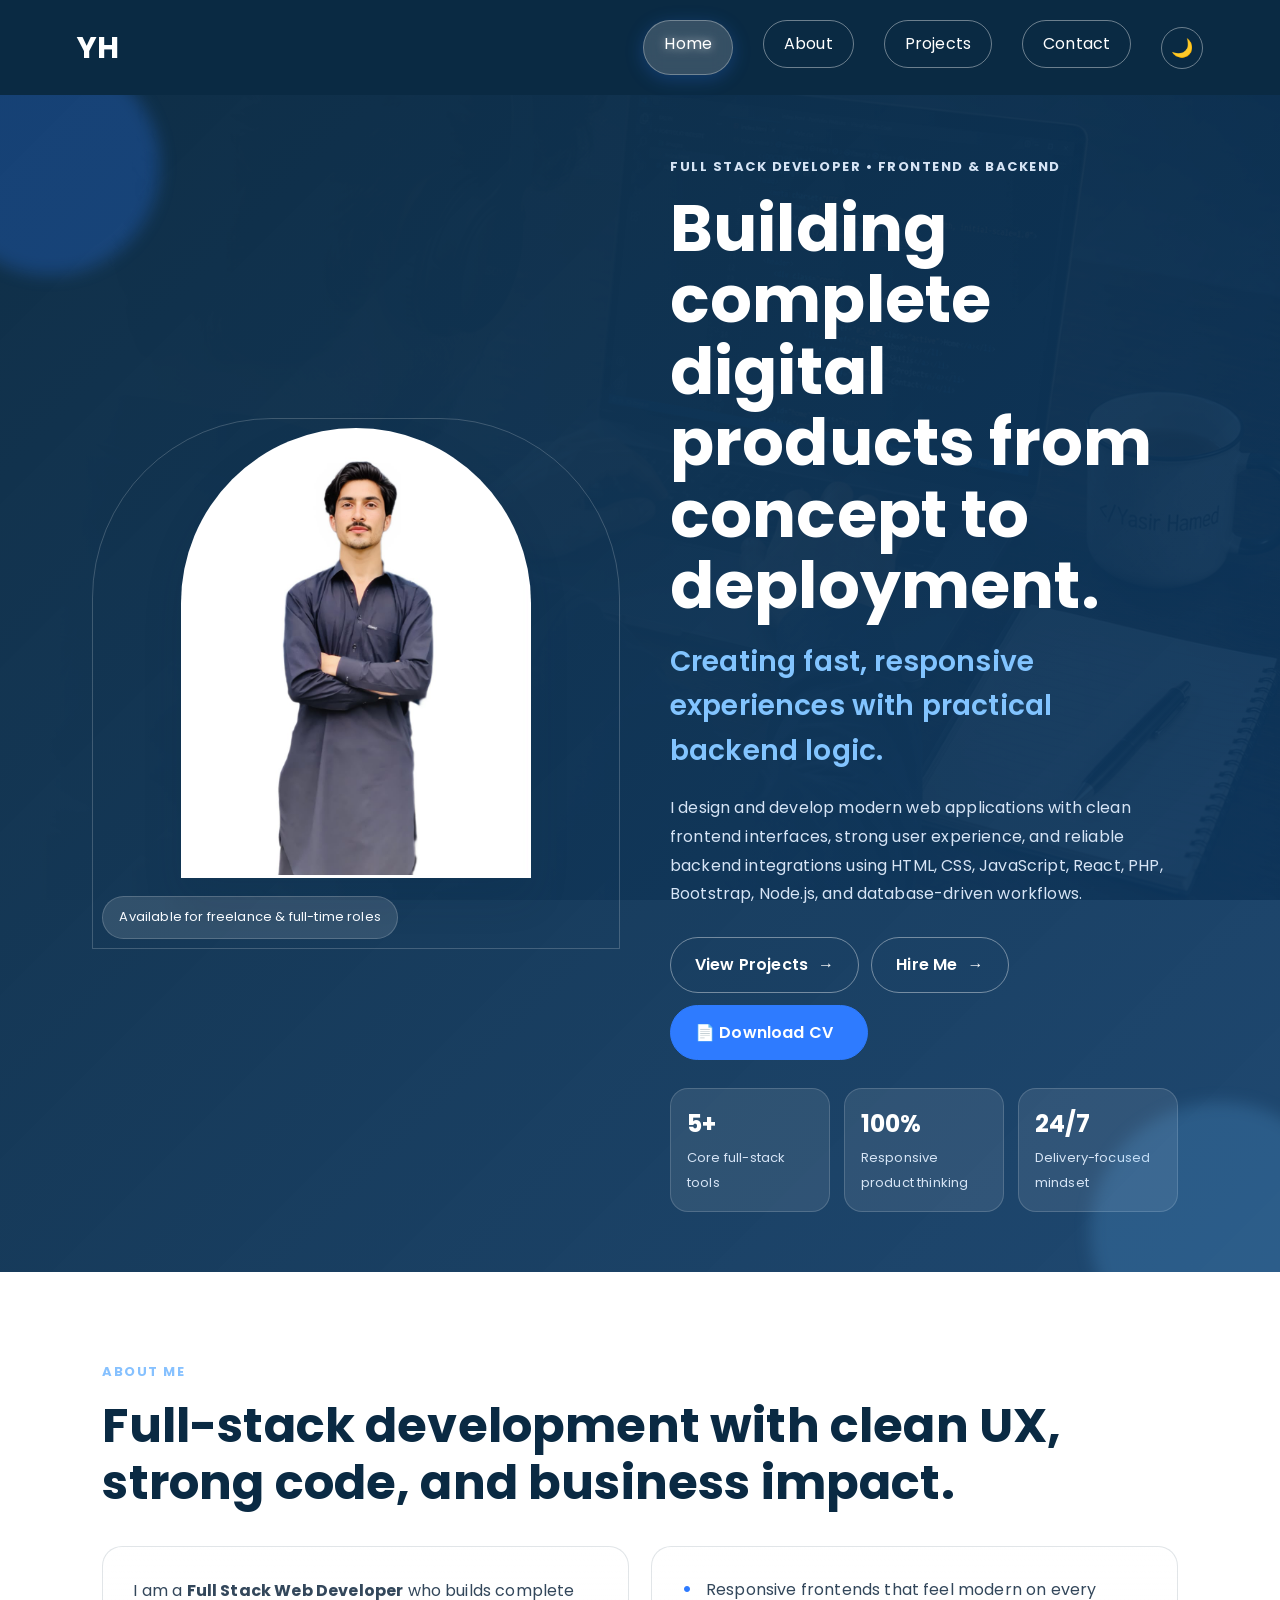
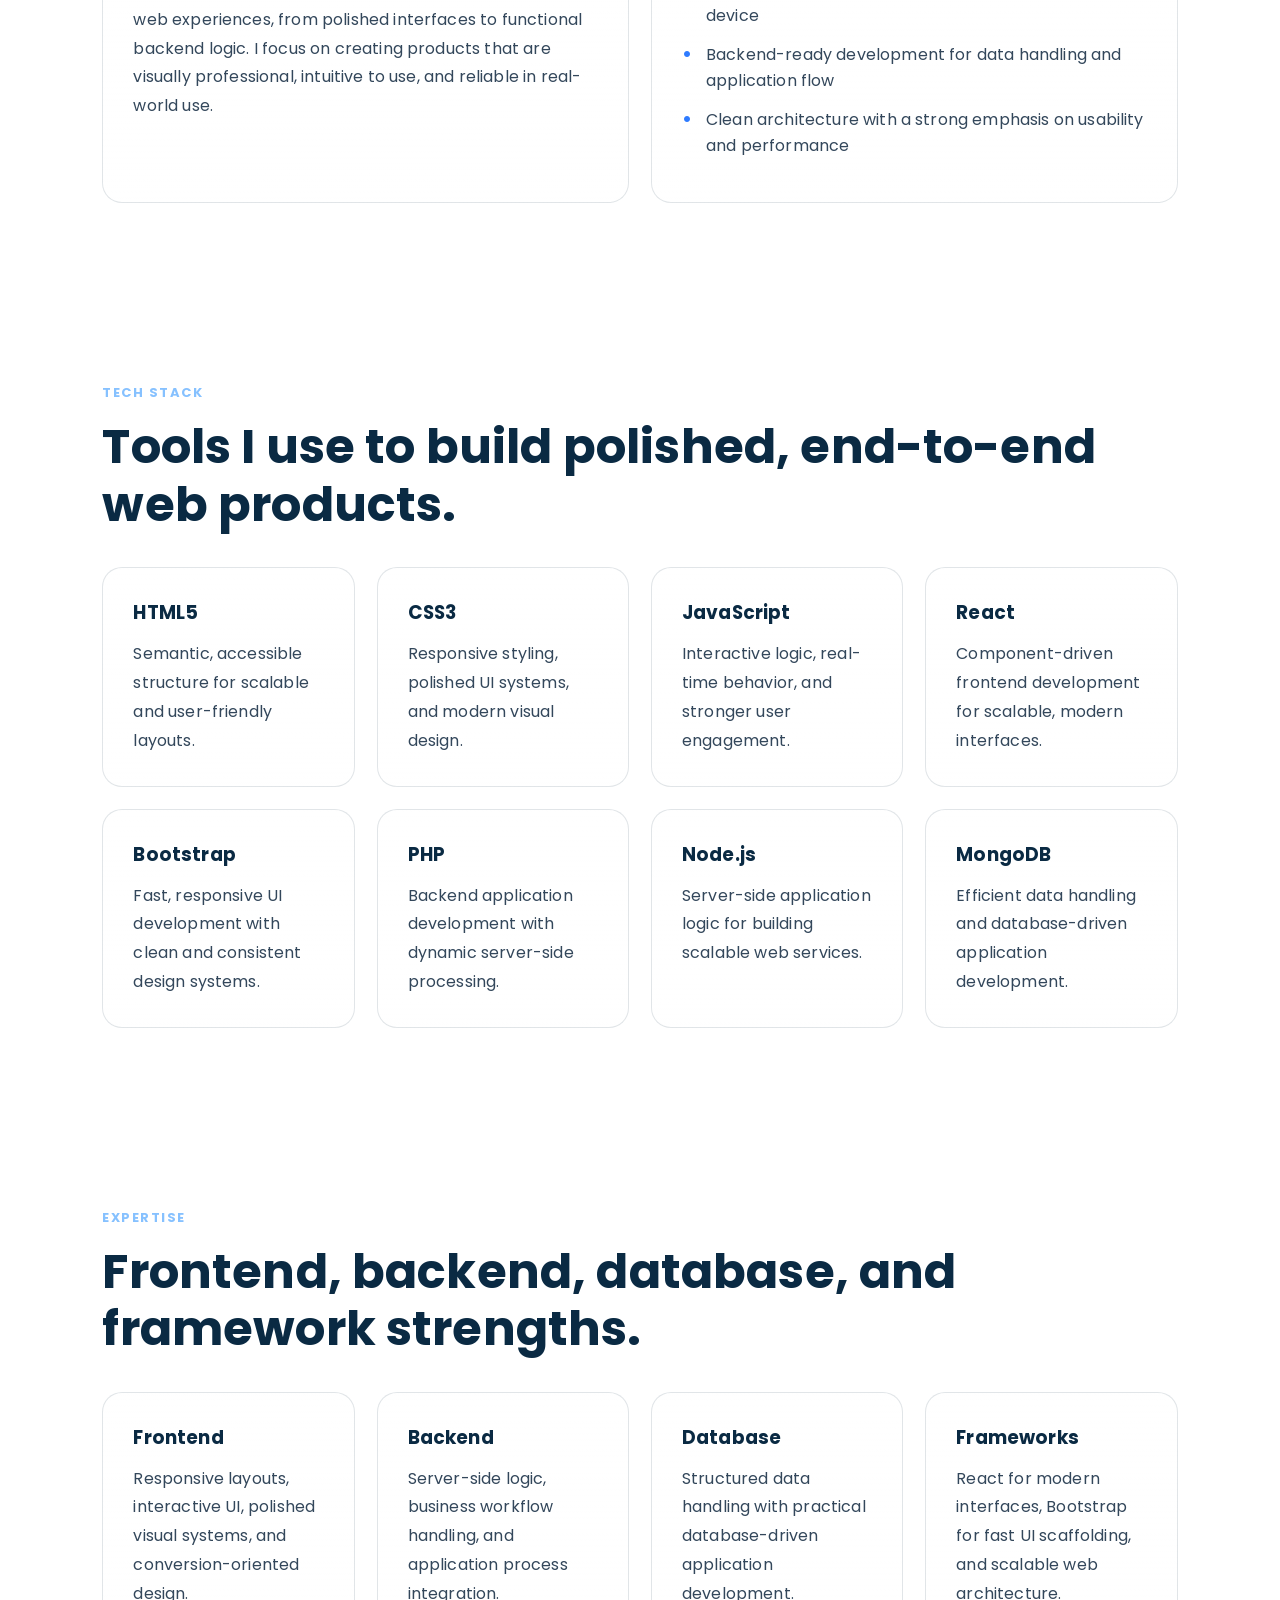
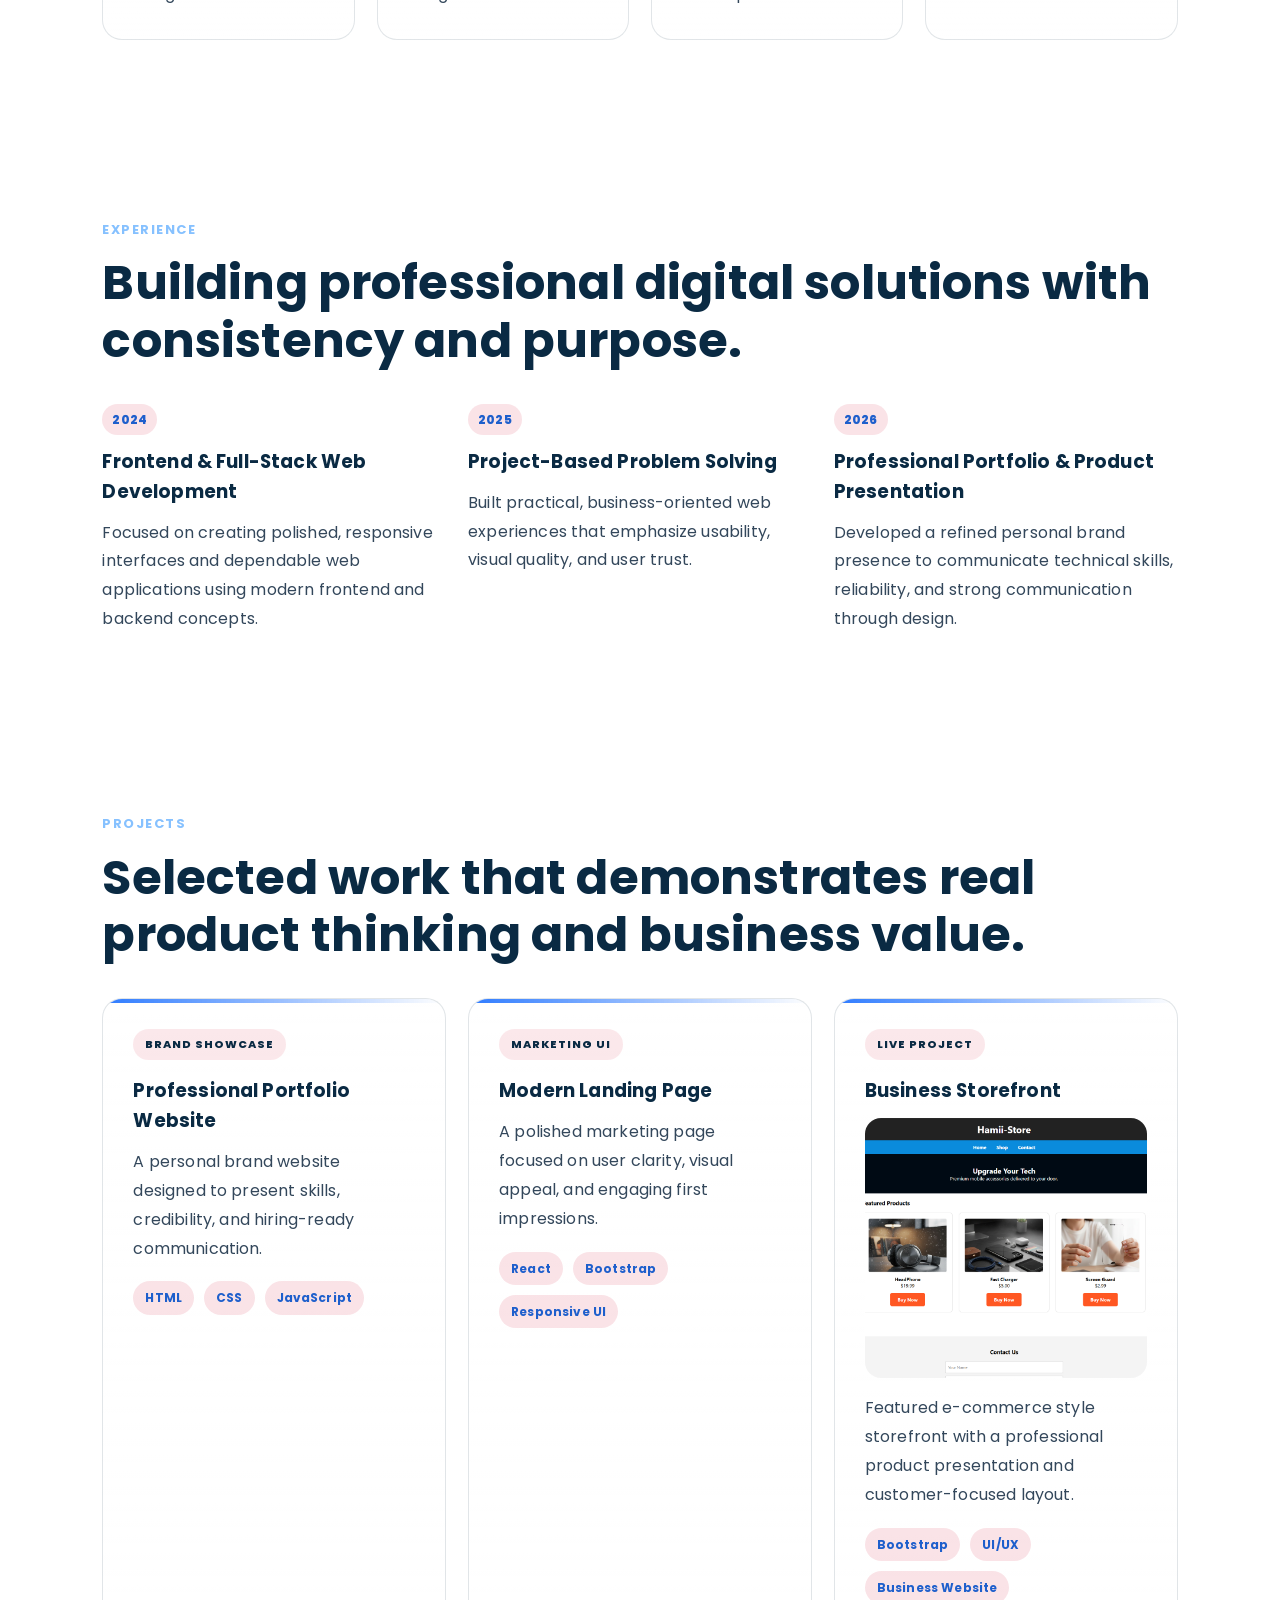
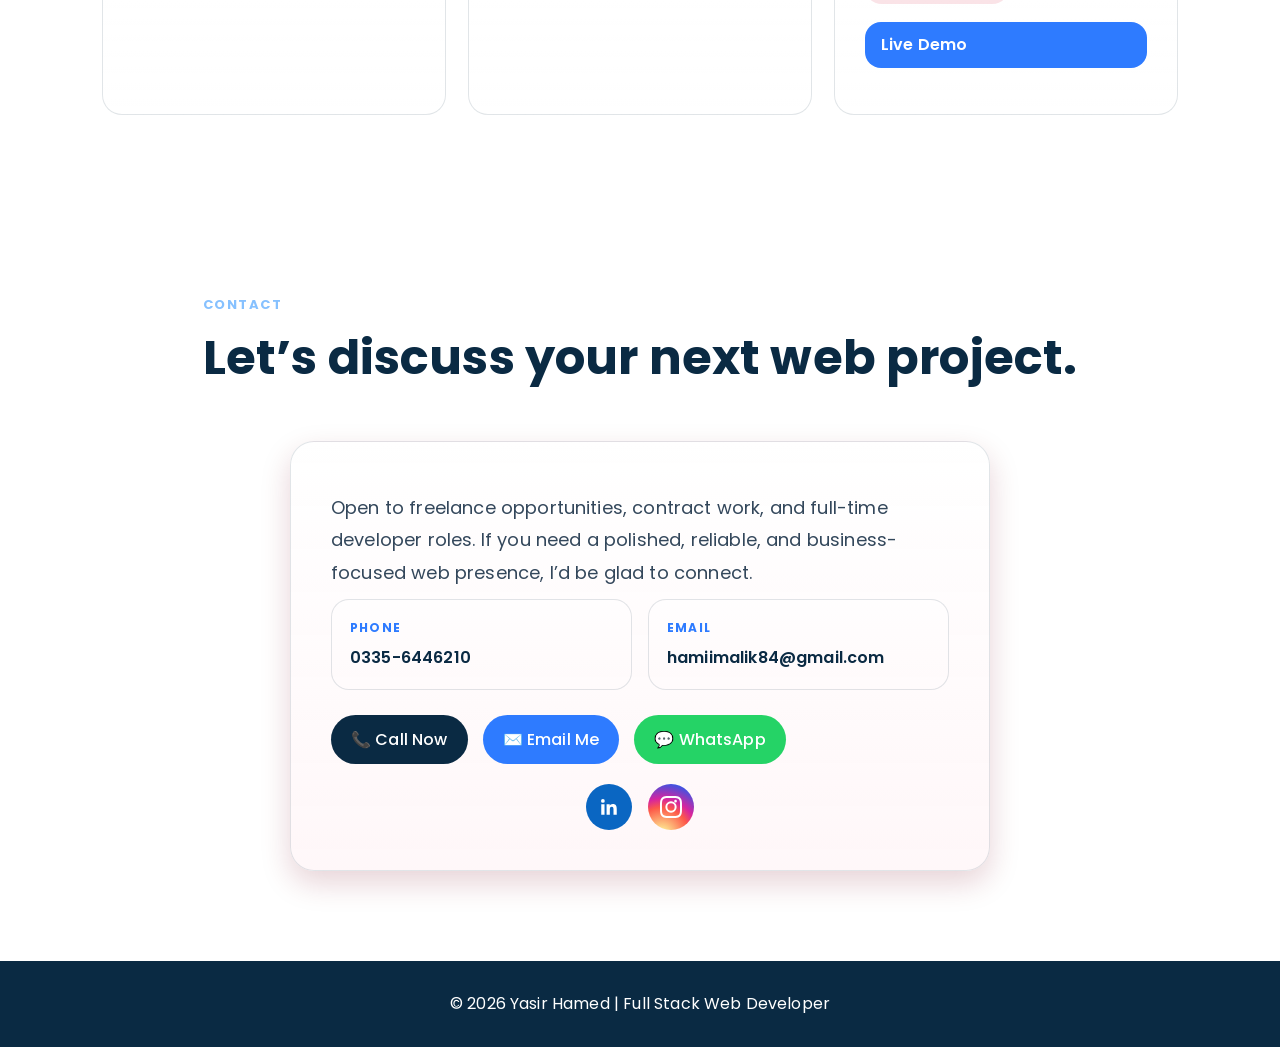
<file: index.html>
<!DOCTYPE html>
<html lang="en" data-theme="light">

<head>
    <meta charset="UTF-8">
    <meta name="viewport" content="width=device-width, initial-scale=1.0">
    <title>Yasir Hamed - Full Stack Web Developer Portfolio</title>

    <meta name="description"
        content="Yasir Hamed - Full Stack Web Developer building responsive web applications with modern frontend design and practical backend logic.">
    <meta name="keywords" content="Yasir Hamed, Full Stack Developer, Web Developer, HTML, CSS, JavaScript, Node.js, MongoDB, Portfolio">
    <meta name="author" content="Yasir Hamed">

    <meta property="og:title" content="Yasir Hamed - Full Stack Web Developer">
    <meta property="og:description"
        content="Modern web applications built with polished frontend design and practical backend functionality.">
    <meta property="og:type" content="website">

    <link rel="icon" type="image/svg+xml"
        href="data:image/svg+xml,%3Csvg xmlns='http://www.w3.org/2000/svg' viewBox='0 0 100 100'%3E%3Crect width='100' height='100' rx='20' fill='%230A2A43'/%3E%3Ctext x='50' y='68' font-family='Arial, sans-serif' font-size='48' font-weight='bold' fill='%232E7BFF' text-anchor='middle'%3EYH%3C/text%3E%3C/svg%3E">

    <link rel="preconnect" href="https://fonts.googleapis.com">
    <link rel="preconnect" href="https://fonts.gstatic.com" crossorigin>
    <link href="https://fonts.googleapis.com/css2?family=Poppins:wght@400;500;600;700&display=swap" rel="stylesheet">

    <link rel="stylesheet" href="style.css">

    <style>
        .bg-background {
            position: fixed;
            top: 0;
            left: 0;
            width: 100vw;
            height: 100vh;
            object-fit: cover;
            z-index: -2;
            filter: blur(0px);
            opacity: 1;
        }

        .bg-overlay {
            position: fixed;
            top: 0;
            left: 0;
            width: 100vw;
            height: 100vh;
            z-index: -1;
            pointer-events: none;
            background: linear-gradient(to right,
                    var(--overlay-1) 0%,
                    var(--overlay-2) 40%,
                    var(--overlay-3) 100%);
            transition: background 0.4s ease;
        }

        body {
            position: relative;
            margin: 0;
            padding: 0;
            background-color: var(--color-bg);
        }

        .bg-background {
            transition: opacity 0.4s ease, filter 0.4s ease;
        }

        [data-theme="dark"] .bg-background {
            opacity: 0.5;
            filter: brightness(0.6);
        }

        @media (max-width: 768px) {
            .bg-overlay {
                background: var(--overlay-mobile);
            }
        }
    </style>
</head>

<body>

    <img src="yasirhm.jpeg" class="bg-background" alt="Background Blur">
    <div class="bg-overlay"></div>

    <header>
        <nav>
            <h1>YH</h1>

            <button class="nav-toggle" id="navToggle" aria-label="Toggle menu" aria-expanded="false">
                <span></span>
                <span></span>
                <span></span>
            </button>

            <ul id="navMenu">
                <span class="nav-indicator" id="navIndicator"></span>
                <li><a href="#home">Home</a></li>
                <li><a href="#about">About</a></li>
                <li><a href="#projects">Projects</a></li>
                <li><a href="#contact">Contact</a></li>
                <li><button class="theme-toggle" id="themeToggle" aria-label="Toggle dark mode">🌙</button></li>
            </ul>
        </nav>
    </header>

    <main>
        <section id="home" class="hero-section">
            <div class="hero-image-wrap reveal">
                <img src="yasirh.jpeg" alt="Yasir Hamed">
                <span class="availability-badge">Available for freelance & full-time roles</span>
            </div>
            <div class="hero-copy reveal">
                <p class="eyebrow">Full Stack Developer • Frontend & Backend</p>
                <h2>Building complete digital products from concept to deployment.</h2>
                <h3>Creating fast, responsive experiences with practical backend logic.</h3>
                <p>
                    I design and develop modern web applications with clean frontend interfaces,
                    strong user experience, and reliable backend integrations using HTML, CSS,
                    JavaScript, React, PHP, Bootstrap, Node.js, and database-driven workflows.
                </p>
                <div class="hero-actions">
                    <a href="#projects">View Projects</a>
                    <a href="#contact">Hire Me</a>
                    <a href="yasirhamedcv.pdf" download class="btn-resume">
    📄 Download CV
</a>
                </div>
                <div class="mini-stats">
                    <div class="stat-card">
                        <span class="stat-number">5+</span>
                        <span class="stat-label">Core full-stack tools</span>
                    </div>
                    <div class="stat-card">
                        <span class="stat-number">100%</span>
                        <span class="stat-label">Responsive product thinking</span>
                    </div>
                    <div class="stat-card">
                        <span class="stat-number">24/7</span>
                        <span class="stat-label">Delivery-focused mindset</span>
                    </div>
                </div>
            </div>
        </section>

        <section id="about">
            <div class="section-heading reveal">
                <p class="section-tag">About Me</p>
                <h2>Full-stack development with clean UX, strong code, and business impact.</h2>
            </div>
            <div class="about-grid">
                <article class="about-card reveal">
                    <p>
                        I am a <strong>Full Stack Web Developer</strong> who builds complete web experiences,
                        from polished interfaces to functional backend logic. I focus on creating products
                        that are visually professional, intuitive to use, and reliable in real-world use.
                    </p>
                </article>
                <article class="about-card reveal">
                    <ul class="feature-list">
                        <li>Responsive frontends that feel modern on every device</li>
                        <li>Backend-ready development for data handling and application flow</li>
                        <li>Clean architecture with a strong emphasis on usability and performance</li>
                    </ul>
                </article>
            </div>
        </section>

        <section id="skills">
            <div class="section-heading reveal">
                <p class="section-tag">Tech Stack</p>
                <h2>Tools I use to build polished, end-to-end web products.</h2>
            </div>
            <div class="skills-grid">
                <article class="reveal skill-card">
                    <h3>HTML5</h3>
                    <p>Semantic, accessible structure for scalable and user-friendly layouts.</p>
                </article>
                <article class="reveal skill-card">
                    <h3>CSS3</h3>
                    <p>Responsive styling, polished UI systems, and modern visual design.</p>
                </article>
                <article class="reveal skill-card">
                    <h3>JavaScript</h3>
                    <p>Interactive logic, real-time behavior, and stronger user engagement.</p>
                </article>
                <article class="reveal skill-card">
                    <h3>React</h3>
                    <p>Component-driven frontend development for scalable, modern interfaces.</p>
                </article>
                <article class="reveal skill-card">
                    <h3>Bootstrap</h3>
                    <p>Fast, responsive UI development with clean and consistent design systems.</p>
                </article>
                <article class="reveal skill-card">
                    <h3>PHP</h3>
                    <p>Backend application development with dynamic server-side processing.</p>
                </article>
                <article class="reveal skill-card">
                    <h3>Node.js</h3>
                    <p>Server-side application logic for building scalable web services.</p>
                </article>
                <article class="reveal skill-card">
                    <h3>MongoDB</h3>
                    <p>Efficient data handling and database-driven application development.</p>
                </article>
            </div>
        </section>

        <section id="expertise">
            <div class="section-heading reveal">
                <p class="section-tag">Expertise</p>
                <h2>Frontend, backend, database, and framework strengths.</h2>
            </div>
            <div class="expertise-grid">
                <article class="expertise-card reveal">
                    <h3>Frontend</h3>
                    <p>Responsive layouts, interactive UI, polished visual systems, and conversion-oriented design.</p>
                </article>
                <article class="expertise-card reveal">
                    <h3>Backend</h3>
                    <p>Server-side logic, business workflow handling, and application process integration.</p>
                </article>
                <article class="expertise-card reveal">
                    <h3>Database</h3>
                    <p>Structured data handling with practical database-driven application development.</p>
                </article>
                <article class="expertise-card reveal">
                    <h3>Frameworks</h3>
                    <p>React for modern interfaces, Bootstrap for fast UI scaffolding, and scalable web architecture.</p>
                </article>
            </div>
        </section>

        <section id="experience">
            <div class="section-heading reveal">
                <p class="section-tag">Experience</p>
                <h2>Building professional digital solutions with consistency and purpose.</h2>
            </div>
            <div class="timeline-grid">
                <article class="timeline-card reveal">
                    <span class="timeline-year">2024</span>
                    <h3>Frontend & Full-Stack Web Development</h3>
                    <p>Focused on creating polished, responsive interfaces and dependable web applications using modern frontend and backend concepts.</p>
                </article>
                <article class="timeline-card reveal">
                    <span class="timeline-year">2025</span>
                    <h3>Project-Based Problem Solving</h3>
                    <p>Built practical, business-oriented web experiences that emphasize usability, visual quality, and user trust.</p>
                </article>
                <article class="timeline-card reveal">
                    <span class="timeline-year">2026</span>
                    <h3>Professional Portfolio & Product Presentation</h3>
                    <p>Developed a refined personal brand presence to communicate technical skills, reliability, and strong communication through design.</p>
                </article>
            </div>
        </section>

        <section id="projects">
            <div class="section-heading reveal">
                <p class="section-tag">Projects</p>
                <h2>Selected work that demonstrates real product thinking and business value.</h2>
            </div>
            <div class="project-grid">
                <article class="project-card reveal">
                    <span class="project-badge">Brand Showcase</span>
                    <h3>Professional Portfolio Website</h3>
                    <p>A personal brand website designed to present skills, credibility, and hiring-ready communication.</p>
                    <div class="project-tags">
                        <span>HTML</span>
                        <span>CSS</span>
                        <span>JavaScript</span>
                    </div>
                </article>
                <article class="project-card reveal">
                    <span class="project-badge">Marketing UI</span>
                    <h3>Modern Landing Page</h3>
                    <p>A polished marketing page focused on user clarity, visual appeal, and engaging first impressions.</p>
                    <div class="project-tags">
                        <span>React</span>
                        <span>Bootstrap</span>
                        <span>Responsive UI</span>
                    </div>
                </article>
                <article class="project-card reveal project-showcase">
                    <span class="project-badge">Live Project</span>
                    <h3>Business Storefront</h3>
                    <a href="https://hami-store.netlify.app/" target="_blank" rel="noopener noreferrer">
                        <img src="project.jpeg" alt="E-Commerce Store Preview">
                    </a>
                    <p>Featured e-commerce style storefront with a professional product presentation and customer-focused layout.</p>
                    <div class="project-tags">
                        <span>Bootstrap</span>
                        <span>UI/UX</span>
                        <span>Business Website</span>
                    </div>
                    <div class="project-actions">
                        <a href="https://hami-store.netlify.app/" target="_blank" rel="noopener noreferrer" class="project-link">Live Demo</a>
                    </div>
                </article>
            </div>
        </section>

        <section id="contact">
            <div class="section-heading reveal">
                <p class="section-tag">Contact</p>
                <h2>Let’s discuss your next web project.</h2>
            </div>
            <div class="contact-card reveal">
                <div class="contact-intro">
                    <p>
                        Open to freelance opportunities, contract work, and full-time developer roles.
                        If you need a polished, reliable, and business-focused web presence, I’d be glad to connect.
                    </p>
                </div>

                <div class="contact-grid">
                    <div class="contact-item">
                        <span class="contact-label">Phone</span>
                        <a href="tel:03356446210">0335-6446210</a>
                    </div>
                    <div class="contact-item">
                        <span class="contact-label">Email</span>
                        <a href="mailto:hamiimalik84@gmail.com">hamiimalik84@gmail.com</a>
                    </div>
                </div>

                <div class="contact-buttons">
                    <a href="tel:03356446210" class="btn call">📞 Call Now</a>
                    <a href="mailto:hamiimalik84@gmail.com" class="btn email">✉️ Email Me</a>
                    <a href="https://wa.me/923279717049" target="_blank" rel="noopener noreferrer" class="btn whatsapp">
                        💬 WhatsApp
                    </a>
                </div>

                <div class="social-links">
                    <a href="https://www.linkedin.com/in/yasir-hameed-b5956b418" target="_blank"
                        rel="noopener noreferrer" class="social-icon linkedin" aria-label="LinkedIn Profile">
                        <svg viewBox="0 0 24 24" fill="currentColor" width="22" height="22">
                            <path
                                d="M20.45 20.45h-3.55v-5.57c0-1.33-.03-3.04-1.85-3.04-1.86 0-2.14 1.45-2.14 2.94v5.67H9.36V9h3.41v1.56h.05c.48-.9 1.63-1.85 3.36-1.85 3.6 0 4.27 2.37 4.27 5.45v6.29zM5.34 7.43a2.06 2.06 0 1 1 0-4.12 2.06 2.06 0 0 1 0 4.12zM7.12 20.45H3.56V9h3.56v11.45z" />
                        </svg>
                    </a>
                    <a href="https://www.instagram.com/i.hamiimalik0?igsh=N2Z4ZDM4cXQ4bWtw" target="_blank" rel="noopener noreferrer"
                        class="social-icon instagram" aria-label="Instagram Profile">
                        <svg viewBox="0 0 24 24" fill="currentColor" width="22" height="22">
                            <path
                                d="M12 2.16c3.2 0 3.58.01 4.85.07 1.17.05 1.8.25 2.23.41.56.22.96.48 1.38.9.42.42.68.82.9 1.38.16.42.36 1.06.41 2.23.06 1.27.07 1.65.07 4.85s-.01 3.58-.07 4.85c-.05 1.17-.25 1.8-.41 2.23-.22.56-.48.96-.9 1.38-.42.42-.82.68-1.38.9-.42.16-1.06.36-2.23.41-1.27.06-1.65.07-4.85.07s-3.58-.01-4.85-.07c-1.17-.05-1.8-.25-2.23-.41a3.72 3.72 0 0 1-1.38-.9 3.72 3.72 0 0 1-.9-1.38c-.16-.42-.36-1.06-.41-2.23-.06-1.27-.07-1.65-.07-4.85s.01-3.58.07-4.85c.05-1.17.25-1.8.41-2.23.22-.56.48-.96.9-1.38.42-.42.82-.68 1.38-.9.42-.16 1.06-.36 2.23-.41 1.27-.06 1.65-.07 4.85-.07M12 0C8.74 0 8.33.01 7.05.07 5.78.13 4.9.33 4.14.63c-.79.31-1.46.72-2.13 1.38A5.88 5.88 0 0 0 .63 4.14c-.3.76-.5 1.64-.56 2.91C.01 8.33 0 8.74 0 12s.01 3.67.07 4.95c.06 1.27.26 2.15.56 2.91.31.79.72 1.46 1.38 2.13.66.66 1.34 1.07 2.13 1.38.76.3 1.64.5 2.91.56C8.33 23.99 8.74 24 12 24s3.67-.01 4.95-.07c1.27-.06 2.15-.26 2.91-.56.79-.31 1.46-.72 2.13-1.38.66-.66 1.07-1.34 1.38-2.13.3-.76.5-1.64.56-2.91.06-1.28.07-1.69.07-4.95s-.01-3.67-.07-4.95c-.06-1.27-.26-2.15-.56-2.91a5.88 5.88 0 0 0-1.38-2.13A5.88 5.88 0 0 0 19.86.63c-.76-.3-1.64-.5-2.91-.56C15.67.01 15.26 0 12 0zm0 5.84A6.16 6.16 0 1 0 12 18.16 6.16 6.16 0 0 0 12 5.84zm0 10.16a4 4 0 1 1 0-8 4 4 0 0 1 0 8zm6.41-10.4a1.44 1.44 0 1 1-2.88 0 1.44 1.44 0 0 1 2.88 0z" />
                        </svg>
                    </a>
                </div>
            </div>
        </section>
    </main>

    <footer>
        <p>
            ©️ 2026 Yasir Hamed | Full Stack Web Developer
        </p>
    </footer>

    <script src="script.js"></script>
</body>

</html>
</file>
<file: style.css>
:root{
    --color-primary:#0A2A43;
    --color-primary-light:#123A5C;
    --color-accent:#2E7BFF;
    --color-accent-dark:#1E5FCC;
    --color-heading:#0A2A43;
    --color-text:#33475B;
    --color-muted:#D6E4F5;
    --color-bg:#ffffff;
    --color-card-bg:rgba(255,255,255,0.6);
    --color-card-border:rgba(10,42,67,0.12);
    --overlay-1:rgba(255,255,255,0.95);
    --overlay-2:rgba(255,255,255,0.5);
    --overlay-3:rgba(255,255,255,0);
    --overlay-mobile:rgba(255,255,255,0.92);
    --shadow-color:rgba(10,42,67,0.12);
}

[data-theme="dark"]{
    --color-primary:#050D16;
    --color-primary-light:#0E1D2E;
    --color-accent:#4A90FF;
    --color-accent-dark:#2E7BFF;
    --color-heading:#EAF1FA;
    --color-text:#C3D2E3;
    --color-muted:#AFC4DD;
    --color-bg:#0B141F;
    --color-card-bg:rgba(20,32,48,0.65);
    --color-card-border:rgba(255,255,255,0.08);
    --overlay-1:rgba(11,20,31,0.92);
    --overlay-2:rgba(11,20,31,0.55);
    --overlay-3:rgba(11,20,31,0.15);
    --overlay-mobile:rgba(11,20,31,0.9);
    --shadow-color:rgba(0,0,0,0.4);
}

*{
    margin:0;
    padding:0;
    box-sizing:border-box;
    font-family:'Poppins', Arial, sans-serif;
}

html{
    scroll-behavior:smooth;
}


@media (prefers-reduced-motion: reduce){
    *{
        animation:none !important;
        transition:none !important;
    }
}

@keyframes blurSlideUp{
    from{ filter:blur(14px); transform:translateY(24px); }
    to{ filter:blur(0); transform:translateY(0); }
}

@keyframes blurIn{
    from{ filter:blur(10px); }
    to{ filter:blur(0); }
}

@keyframes floatY{
    0%, 100%{ transform:translateY(0); }
    50%{ transform:translateY(-12px); }
}

.reveal{
    filter:blur(14px);
    transition:filter 0.7s ease;
}

.reveal.in-view{
    filter:blur(0);
}

body{
    background:var(--color-bg);
    color:var(--color-text);
    line-height:1.6;
    overflow-x:hidden;
    transition:background 0.4s ease, color 0.4s ease;
    letter-spacing:0.01em;
}

img{
    max-width:100%;
    display:block;
}

header{
    background:var(--color-primary);
    padding:20px 6%;
    position:relative;
    z-index:10;
    transition:background 0.4s ease;
}

nav{
    display:flex;
    justify-content:space-between;
    align-items:center;
    gap:20px;
}

nav h1{
    color:#fff;
    font-size:clamp(22px, 4vw, 30px);
    animation:blurIn 0.8s ease both;
}

nav ul{
    display:flex;
    list-style:none;
    gap:30px;
    align-items:center;
    position:relative;
}

.nav-indicator{
    position:absolute;
    top:0;
    left:0;
    height:100%;
    border-radius:30px;
    background:rgba(255,255,255,0.18);
    backdrop-filter:blur(10px);
    -webkit-backdrop-filter:blur(10px);
    border:1px solid rgba(255,255,255,0.3);
    box-shadow:0 4px 18px rgba(46,123,255,0.25);
    opacity:0;
    transform:scale(0.85);
    transition:left 0.4s cubic-bezier(.25,.8,.25,1),
               width 0.4s cubic-bezier(.25,.8,.25,1),
               opacity 0.3s ease,
               transform 0.3s ease;
    pointer-events:none;
    z-index:0;
}

.nav-indicator.show{
    opacity:1;
    transform:scale(1);
}

.nav-indicator.pop{
    animation:indicatorPop 0.45s ease;
}

@keyframes indicatorPop{
    0%{ transform:scale(1); }
    40%{ transform:scale(1.12); }
    100%{ transform:scale(1); }
}

nav a{
    color:#fff;
    text-decoration:none;
    padding:10px 20px;
    border:1px solid rgba(255,255,255,.4);
    border-radius:30px;
    transition:background 0.3s ease, color 0.3s ease, transform 0.3s ease, box-shadow 0.3s ease, text-shadow 0.3s ease;
    white-space:nowrap;
    display:inline-block;
    position:relative;
    z-index:1;
    overflow:hidden;
}

nav a:hover{
    background:var(--color-accent);
    border-color:var(--color-accent);
    color:#fff;
    transform:translateY(-2px);
    box-shadow:0 0 16px 2px rgba(46,123,255,0.55);
}

nav a.active{
    border-color:transparent;
    color:#fff;
    text-shadow:0 0 10px rgba(255,255,255,0.7);
}

.ripple{
    position:absolute;
    border-radius:50%;
    background:rgba(255,255,255,0.55);
    transform:scale(0);
    animation:rippleAnim 0.6s ease-out;
    pointer-events:none;
    z-index:0;
}

@keyframes rippleAnim{
    to{
        transform:scale(3.5);
        opacity:0;
    }
}

.theme-toggle{
    background:transparent;
    border:1px solid rgba(255,255,255,.4);
    color:#fff;
    width:42px;
    height:42px;
    border-radius:50%;
    cursor:pointer;
    display:flex;
    align-items:center;
    justify-content:center;
    font-size:18px;
    transition:0.3s;
    flex-shrink:0;
}

.theme-toggle:hover{
    background:var(--color-accent);
    border-color:var(--color-accent);
    transform:rotate(20deg);
    box-shadow:0 0 16px 2px rgba(46,123,255,0.55);
}

.nav-toggle{
    display:none;
    flex-direction:column;
    gap:5px;
    background:transparent;
    border:none;
    cursor:pointer;
    padding:8px;
    z-index:20;
}

.nav-toggle span{
    width:26px;
    height:3px;
    background:#fff;
    border-radius:3px;
    transition:0.3s;
}

.hero-section{
    background:linear-gradient(135deg, rgba(10,42,67,0.98), rgba(12,57,101,0.92));
    min-height:90vh;
    padding:60px 8%;
    display:flex;
    justify-content:space-between;
    align-items:center;
    gap:60px;
    position:relative;
    overflow:hidden;
    flex-wrap:wrap;
    transition:background 0.4s ease;
}

.hero-section::before,
.hero-section::after{
    content:"";
    position:absolute;
    border-radius:50%;
    filter:blur(8px);
    pointer-events:none;
}

.hero-section::before{
    width:220px;
    height:220px;
    left:-60px;
    top:-40px;
    background:rgba(46,123,255,0.25);
}

.hero-section::after{
    width:260px;
    height:260px;
    right:-70px;
    bottom:-90px;
    background:rgba(106,189,255,0.18);
}

#home > div{
    flex:1 1 300px;
}

.hero-image-wrap{
    position:relative;
    animation:blurSlideUp 0.9s ease both, floatY 4s ease-in-out 1.2s infinite;
    filter:drop-shadow(0 16px 32px rgba(123,13,31,0.35));
}

.hero-image-wrap::after{
    content:"";
    position:absolute;
    inset:-10px;
    border-radius:180px 180px 0 0;
    border:1px solid rgba(255,255,255,0.24);
    pointer-events:none;
    opacity:0.8;
}

.hero-copy > *{
    animation:blurSlideUp 0.8s ease both;
}

.hero-copy > *:nth-child(1){ animation-delay:0.15s; }
.hero-copy > *:nth-child(2){ animation-delay:0.3s; }
.hero-copy > *:nth-child(3){ animation-delay:0.45s; }
.hero-copy > *:nth-child(4){ animation-delay:0.6s; }
.hero-copy > *:nth-child(5){ animation-delay:0.75s; }
.hero-copy > *:nth-child(6){ animation-delay:0.9s; }

#home img{
    width:100%;
    max-width:350px;
    height:auto;
    aspect-ratio:350 / 450;
    object-fit:cover;
    background:#fff;
    border-radius:180px 180px 0 0;
    margin:0 auto;
    box-shadow:0 20px 40px var(--shadow-color);
    border:3px solid rgba(255,255,255,0.28);
    transition:transform 0.35s ease, filter 0.35s ease;
}

.hero-image-wrap:hover #home img{
    transform:translateY(-4px) scale(1.02);
    filter:saturate(1.08);
}

.availability-badge{
    display:inline-flex;
    align-items:center;
    gap:8px;
    margin:18px auto 0;
    padding:10px 16px;
    border-radius:999px;
    background:rgba(255,255,255,0.12);
    color:#f8fbff;
    border:1px solid rgba(255,255,255,0.18);
    backdrop-filter:blur(10px);
    font-size:13px;
}

.eyebrow,
.section-tag{
    color:#86c1ff;
    text-transform:uppercase;
    letter-spacing:1.5px;
    font-size:13px;
    font-weight:700;
    margin-bottom:14px;
}

#home h2{
    color:#fff;
    font-size:clamp(34px, 7vw, 65px);
    margin-bottom:18px;
    line-height:1.1;
}

#home h3{
    color:#82c4ff;
    font-size:clamp(18px, 3.5vw, 28px);
    margin-bottom:20px;
    font-weight:600;
}

#home p{
    color:var(--color-muted);
    max-width:560px;
    line-height:1.8;
}

.hero-actions{
    display:flex;
    flex-wrap:wrap;
    gap:12px;
    margin-top:28px;
}

.hero-actions a{
    display:inline-flex;
    align-items:center;
    justify-content:center;
    gap:10px;
    padding:14px 24px;
    border:1px solid rgba(255,255,255,0.4);
    border-radius:40px;
    color:#fff;
    text-decoration:none;
    transition:0.3s ease;
    font-weight:600;
}

.hero-actions a::after{
    content:"→";
    display:inline-block;
    transition:0.3s ease;
}

.hero-actions a:hover{
    background:var(--color-accent);
    color:#fff;
    transform:translateY(-3px);
    box-shadow:0 0 24px 4px rgba(214,31,60,0.55);
    text-shadow:0 0 8px rgba(255,255,255,0.6);
}

.hero-actions a:active{
    transform:translateY(0) scale(0.97);
}

.btn-resume{
    background:var(--color-accent) !important;
    border-color:var(--color-accent) !important;
}

.btn-resume:hover{
    background:var(--color-accent-dark) !important;
    border-color:var(--color-accent-dark) !important;
}

.btn-resume::after{
    content:"" !important;
}

.mini-stats{
    display:grid;
    grid-template-columns:repeat(3, minmax(0, 1fr));
    gap:14px;
    margin-top:28px;
}

.stat-card{
    background:rgba(255,255,255,0.09);
    border:1px solid rgba(255,255,255,0.16);
    border-radius:18px;
    padding:16px;
    backdrop-filter:blur(10px);
}

.stat-number{
    display:block;
    color:#fff;
    font-size:24px;
    font-weight:700;
}

.stat-label{
    color:var(--color-muted);
    font-size:13px;
}

section{
    padding:90px 8%;
}

.section-heading{
    margin-bottom:34px;
}

section h2{
    font-size:clamp(30px, 5vw, 48px);
    margin-bottom:0;
    color:var(--color-heading);
    line-height:1.2;
}

.about-grid,
.skills-grid,
.expertise-grid,
.timeline-grid,
.project-grid{
    display:grid;
    gap:22px;
}

.about-grid{
    grid-template-columns:repeat(2, minmax(0, 1fr));
}

.about-card,
.skill-card,
.expertise-card,
.project-card{
    position:relative;
    overflow:hidden;
    background:linear-gradient(180deg, rgba(255,255,255,0.72), rgba(255,255,255,0.55));
    backdrop-filter:blur(4px);
    padding:30px;
    border-radius:20px;
    border:1px solid var(--color-card-border);
    transition:transform 0.35s cubic-bezier(.25,.8,.25,1), box-shadow 0.35s ease, background 0.4s ease, border-color 0.4s ease;
}

.project-card::before{
    content:"";
    position:absolute;
    inset:0 auto auto 0;
    width:100%;
    height:4px;
    background:linear-gradient(90deg, var(--color-accent), transparent);
}

.about-card:hover,
.skill-card:hover,
.expertise-card:hover,
.timeline-card:hover,
.project-card:hover{
    transform:translateY(-8px) scale(1.01);
    box-shadow:0 15px 25px var(--shadow-color);
    border-color:var(--color-accent);
}

.about-card p,
.skill-card p,
.expertise-card p,
.timeline-card p,
.project-card p{
    color:var(--color-text);
    line-height:1.8;
}

.feature-list{
    list-style:none;
    padding:0;
    margin:0;
}

.feature-list li{
    position:relative;
    padding-left:24px;
    margin-bottom:14px;
    color:var(--color-text);
}

.feature-list li::before{
    content:"•";
    position:absolute;
    left:0;
    top:0;
    color:var(--color-accent);
    font-size:24px;
    line-height:1;
}

.skills-grid{
    grid-template-columns:repeat(auto-fit, minmax(220px, 1fr));
}

.expertise-grid{
    grid-template-columns:repeat(4, minmax(0, 1fr));
}

.timeline-grid{
    grid-template-columns:repeat(3, minmax(0, 1fr));
}

.project-grid{
    grid-template-columns:repeat(3, minmax(0, 1fr));
}

.skill-card h3,
.expertise-card h3,
.timeline-card h3,
.project-card h3{
    color:var(--color-heading);
    margin-bottom:12px;
}

.project-badge{
    display:inline-flex;
    align-items:center;
    gap:8px;
    margin-bottom:16px;
    padding:7px 12px;
    border-radius:999px;
    background:rgba(214,31,60,0.10);
    color:var(--color-primary);
    font-size:11px;
    font-weight:800;
    text-transform:uppercase;
    letter-spacing:1px;
}

.timeline-year{
    display:inline-flex;
    margin-bottom:12px;
    padding:6px 10px;
    border-radius:999px;
    background:rgba(214,31,60,0.12);
    color:var(--color-accent-dark);
    font-size:12px;
    font-weight:800;
}

.project-tags{
    display:flex;
    flex-wrap:wrap;
    gap:10px;
    margin-top:18px;
}

.project-tags span{
    padding:7px 12px;
    border-radius:999px;
    background:rgba(214,31,60,0.12);
    color:var(--color-accent-dark);
    font-size:12px;
    font-weight:700;
}

.project-actions{
    margin-top:18px;
}

.project-link{
    display:inline-flex;
    align-items:center;
    justify-content:center;
    padding:10px 16px;
    border-radius:999px;
    background:var(--color-accent);
    color:#fff;
    text-decoration:none;
    font-weight:600;
}

.project-link:hover{
    background:var(--color-accent-dark);
    box-shadow:0 0 18px rgba(214,31,60,0.35);
}

.project-showcase a{
    display:block;
    overflow:hidden;
    border-radius:16px;
    margin:10px 0 16px;
    position:relative;
}

.project-showcase a::after{
    content:"";
    position:absolute;
    inset:0;
    background:linear-gradient(180deg, rgba(123,13,31,0.02), rgba(123,13,31,0.24));
    opacity:0;
    transition:opacity 0.35s ease;
}

.project-showcase img{
    width:100%;
    height:260px;
    object-fit:cover;
    transition:transform 0.35s ease, filter 0.35s ease;
}

.project-showcase a:hover::after{
    opacity:1;
}

.project-showcase a:hover img{
    transform:scale(1.06);
    filter:saturate(1.12) contrast(1.02);
}

#contact{
    display:flex;
    flex-direction:column;
    align-items:center;
}

.contact-card{
    background:linear-gradient(180deg, rgba(255,255,255,0.82), rgba(255,245,247,0.78));
    backdrop-filter:blur(4px);
    padding:40px;
    border-radius:24px;
    max-width:700px;
    width:100%;
    box-shadow:0 12px 30px rgba(123,13,31,0.18);
    margin-top:20px;
    border:1px solid var(--color-card-border);
    transition:background 0.4s ease, border-color 0.4s ease, transform 0.35s ease;
}

.contact-card:hover{
    transform:translateY(-4px);
    border-color:var(--color-accent);
}

.contact-intro p{
    font-size:18px;
    margin:0 0 22px;
    color:var(--color-text);
    line-height:1.8;
}

.contact-grid{
    display:grid;
    grid-template-columns:repeat(2, minmax(0, 1fr));
    gap:16px;
    margin-bottom:24px;
}

.contact-item{
    background:rgba(255,255,255,0.06);
    border:1px solid var(--color-card-border);
    border-radius:18px;
    padding:18px;
}

.contact-label{
    display:block;
    font-size:12px;
    text-transform:uppercase;
    letter-spacing:1.2px;
    color:var(--color-accent);
    font-weight:700;
    margin-bottom:8px;
}

.contact-item a{
    color:var(--color-heading);
    text-decoration:none;
    font-weight:600;
}

.contact-item a:hover{
    color:var(--color-accent);
}

.contact-card p{
    font-size:18px;
    margin:10px 0;
    word-break:break-word;
    color:var(--color-text);
}

.contact-buttons{
    display:flex;
    gap:15px;
    flex-wrap:wrap;
    margin-top:25px;
}

.social-links{
    display:flex;
    gap:16px;
    margin-top:20px;
    justify-content:center;
}

.social-icon{
    display:flex;
    align-items:center;
    justify-content:center;
    width:46px;
    height:46px;
    border-radius:50%;
    color:#fff;
    background:var(--color-primary);
    transition:transform 0.3s cubic-bezier(.25,.8,.25,1), box-shadow 0.3s ease, background 0.3s ease;
}

.social-icon:hover{
    transform:translateY(-4px) scale(1.08);
    box-shadow:0 0 20px 3px rgba(214,31,60,0.5);
}

.social-icon.linkedin{
    background:#0A66C2;
}

.social-icon.instagram{
    background:radial-gradient(circle at 30% 110%, #fdf497 0%, #fdf497 5%, #fd5949 45%, #d6249f 60%, #285AEB 90%);
}

.btn{
    display:inline-flex;
    align-items:center;
    gap:8px;
    padding:12px 20px;
    border-radius:30px;
    text-decoration:none;
    color:white;
    font-weight:500;
    transition:0.3s;
}

.btn:hover{
    transform:translateY(-3px);
    opacity:0.95;
}

.call:hover{
    box-shadow:0 0 18px 3px rgba(123,13,31,0.55);
}

.email:hover{
    box-shadow:0 0 18px 3px rgba(214,31,60,0.6);
}

.whatsapp:hover{
    box-shadow:0 0 18px 3px rgba(37,211,102,0.6);
}

.call{
    background:var(--color-primary);
}

.email{
    background:var(--color-accent);
}

.whatsapp{
    background:#25D366;
}

footer{
    background:var(--color-primary);
    color:#fff;
    text-align:center;
    padding:30px;
    font-size:clamp(13px, 2vw, 16px);
    transition:background 0.4s ease;
}

@media (max-width: 1024px){
    #home{
        padding:60px 6%;
    }

    #home img{
        max-width:300px;
    }

    section{
        padding:70px 6%;
    }
}

@media (max-width: 768px){

    header{
        padding:18px 6%;
    }

    .nav-toggle{
        display:flex;
    }

    .nav-indicator{
        display:none;
    }

    nav ul{
        position:absolute;
        top:100%;
        left:0;
        width:100%;
        background:var(--color-primary);
        flex-direction:column;
        gap:0;
        max-height:0;
        overflow:hidden;
        transition:max-height 0.35s ease;
    }

    nav ul.open{
        max-height:400px;
    }

    nav ul li{
        width:100%;
        text-align:center;
        border-top:1px solid rgba(255,255,255,.15);
    }

    nav ul a{
        display:block;
        border:none;
        border-radius:0;
        padding:16px 20px;
    }

    .hero-section{
        flex-direction:column;
        text-align:center;
        padding:50px 6%;
        min-height:auto;
        gap:35px;
    }

    #home > div{
        flex:1 1 auto;
        width:100%;
        display:flex;
        flex-direction:column;
        align-items:center;
    }

    #home img{
        max-width:250px;
        margin:0 auto;
    }

    #home p{
        max-width:100%;
    }

    .hero-actions{
        justify-content:center;
    }

    .hero-actions a{
        padding:12px 22px;
    }

    .mini-stats,
    .about-grid,
    .skills-grid,
    .expertise-grid,
    .timeline-grid,
    .project-grid{
        grid-template-columns:1fr;
    }

    section{
        padding:55px 6%;
        text-align:center;
    }

    .contact-buttons{
        justify-content:center;
    }

    .contact-grid{
        grid-template-columns:1fr;
    }

    .contact-card{
        padding:28px;
    }
}

@media (max-width: 400px){
    .btn{
        padding:10px 16px;
        font-size:14px;
    }

    .contact-card p{
        font-size:16px;
    }
}
</file>
